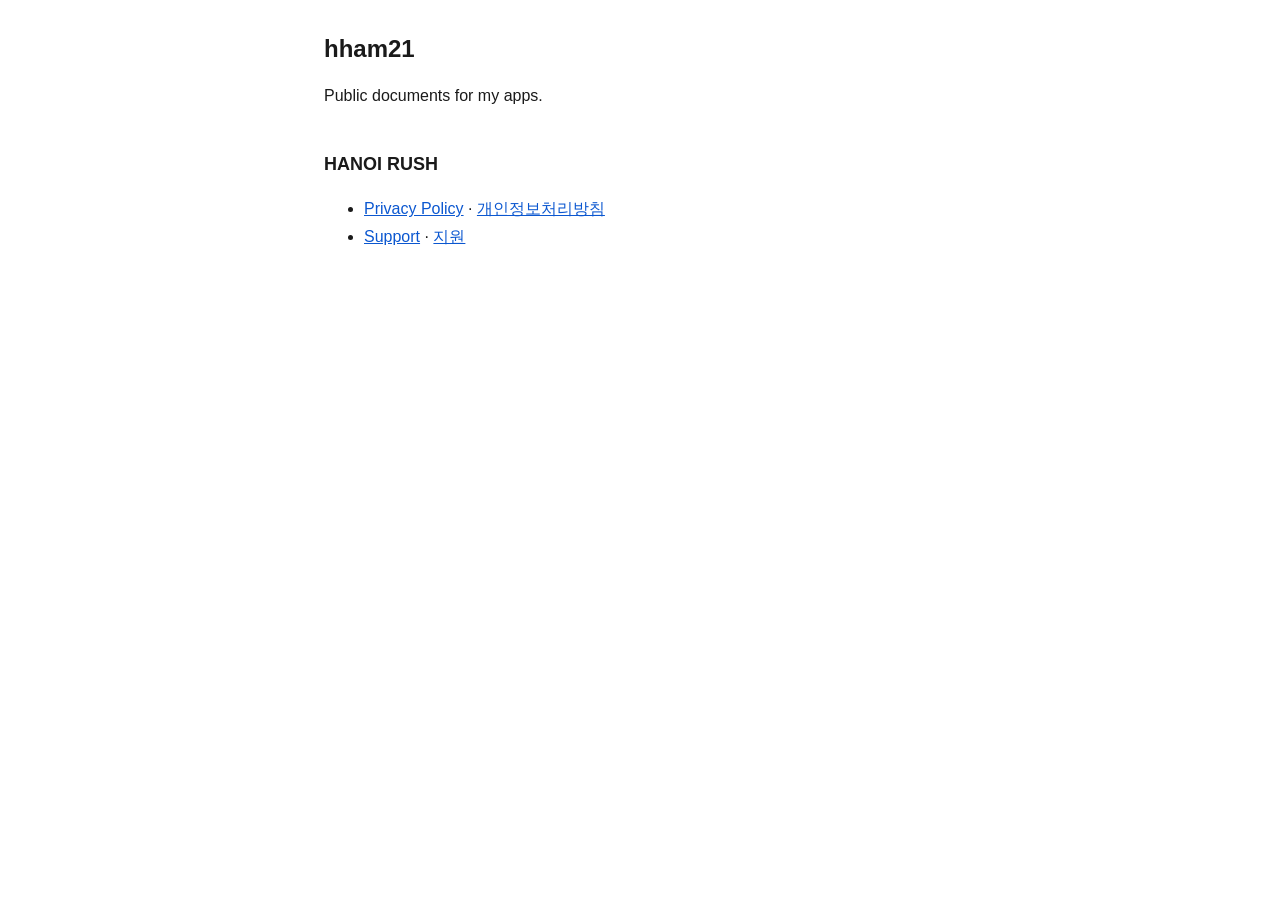
<file: index.html>
<!doctype html>
<html lang="en">
<head>
<meta charset="utf-8">
<meta name="viewport" content="width=device-width, initial-scale=1">
<title>hham21</title>
<link rel="stylesheet" href="style.css">
<link rel="icon" href="data:,">
</head>
<body>
<h1>hham21</h1>
<p>Public documents for my apps.</p>

<h2>HANOI RUSH</h2>
<ul>
<li><a href="hanoi-rush/privacy/en/">Privacy Policy</a> · <a href="hanoi-rush/privacy/">개인정보처리방침</a></li>
<li><a href="hanoi-rush/support/en/">Support</a> · <a href="hanoi-rush/support/">지원</a></li>
</ul>
</body>
</html>
</file>
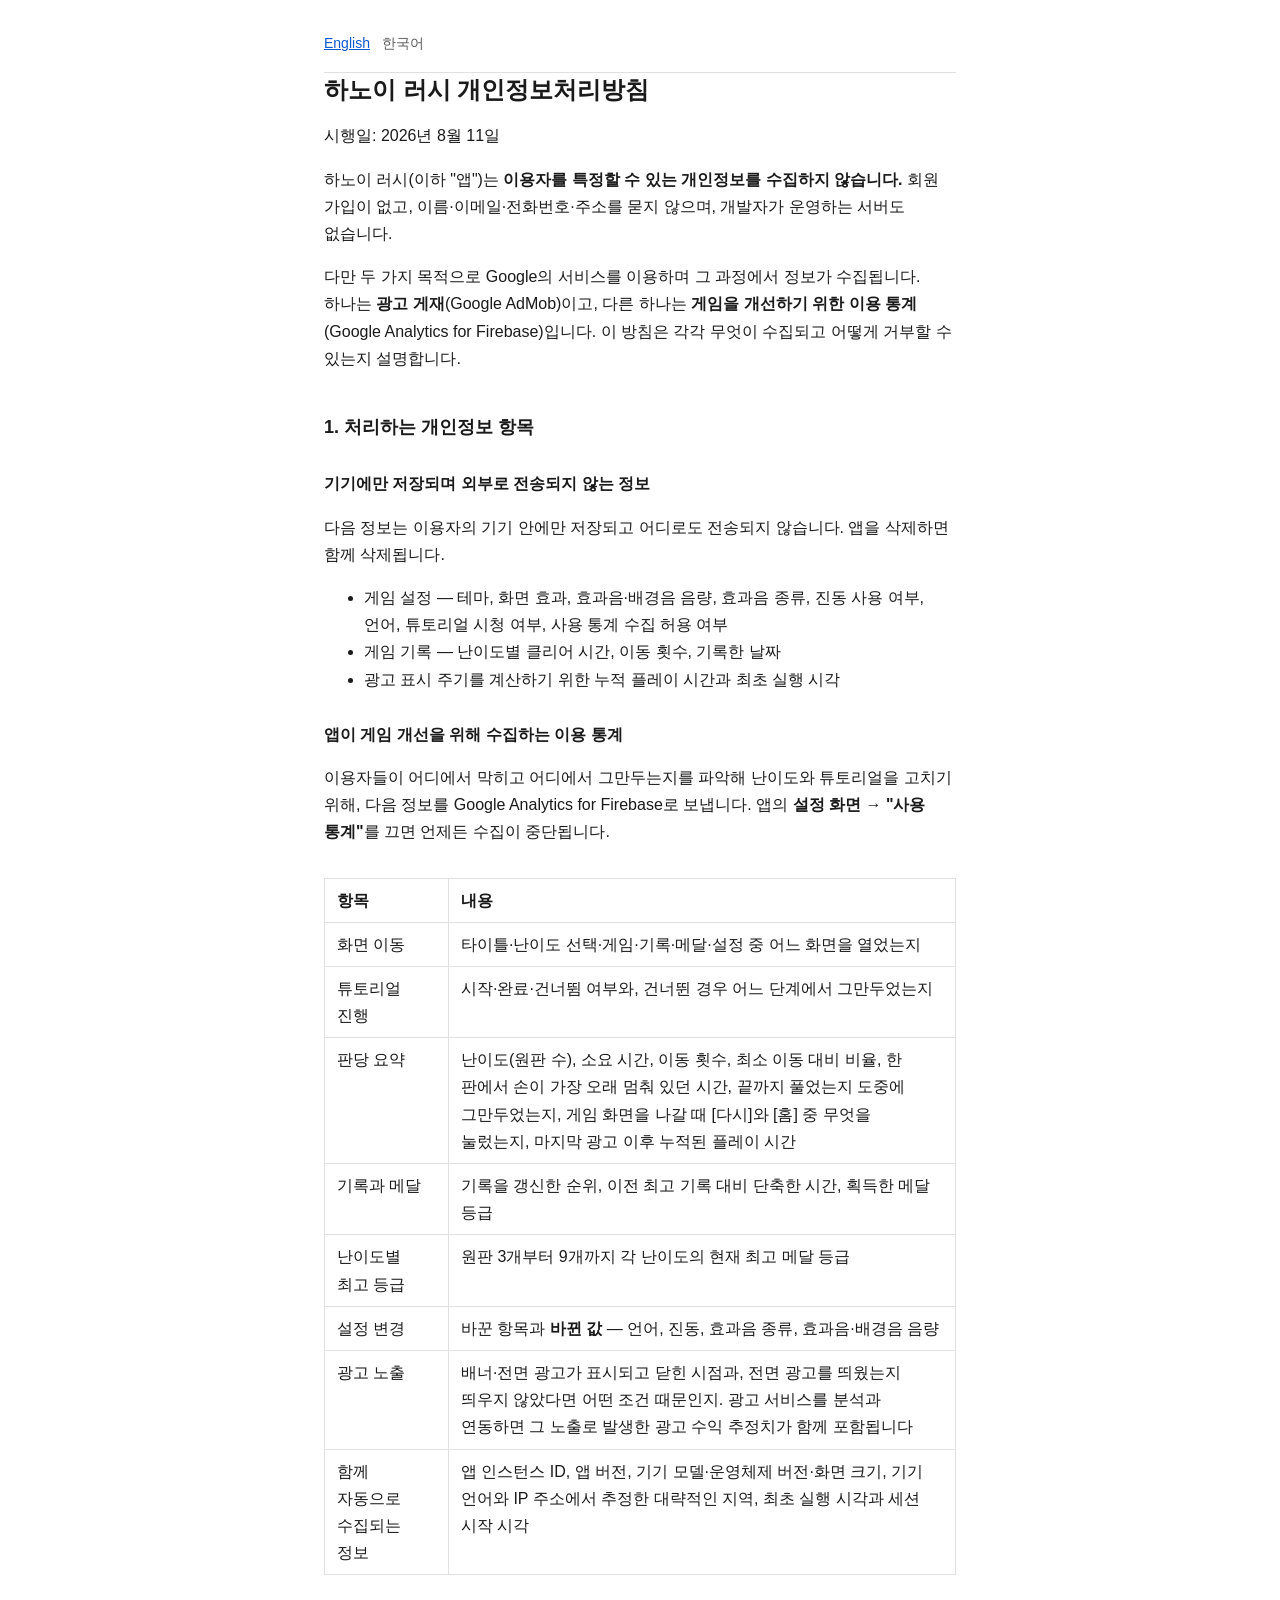
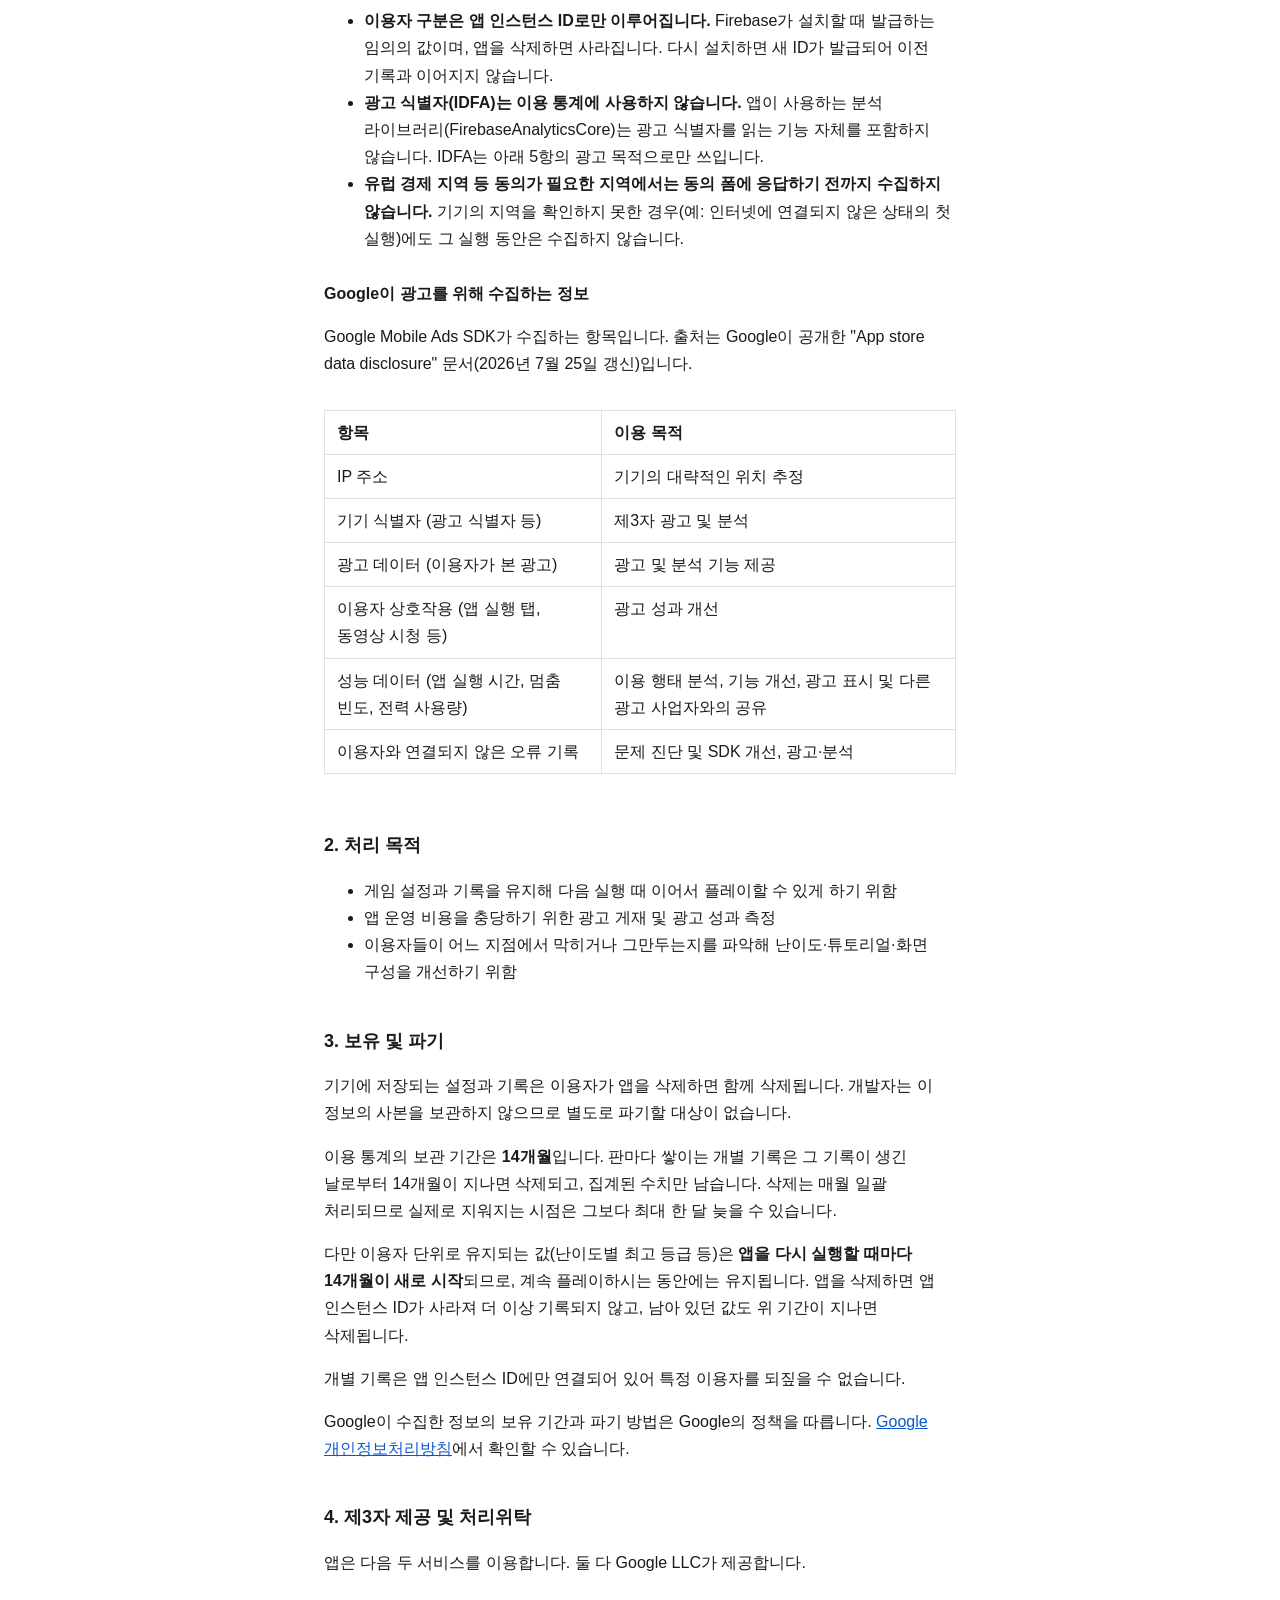
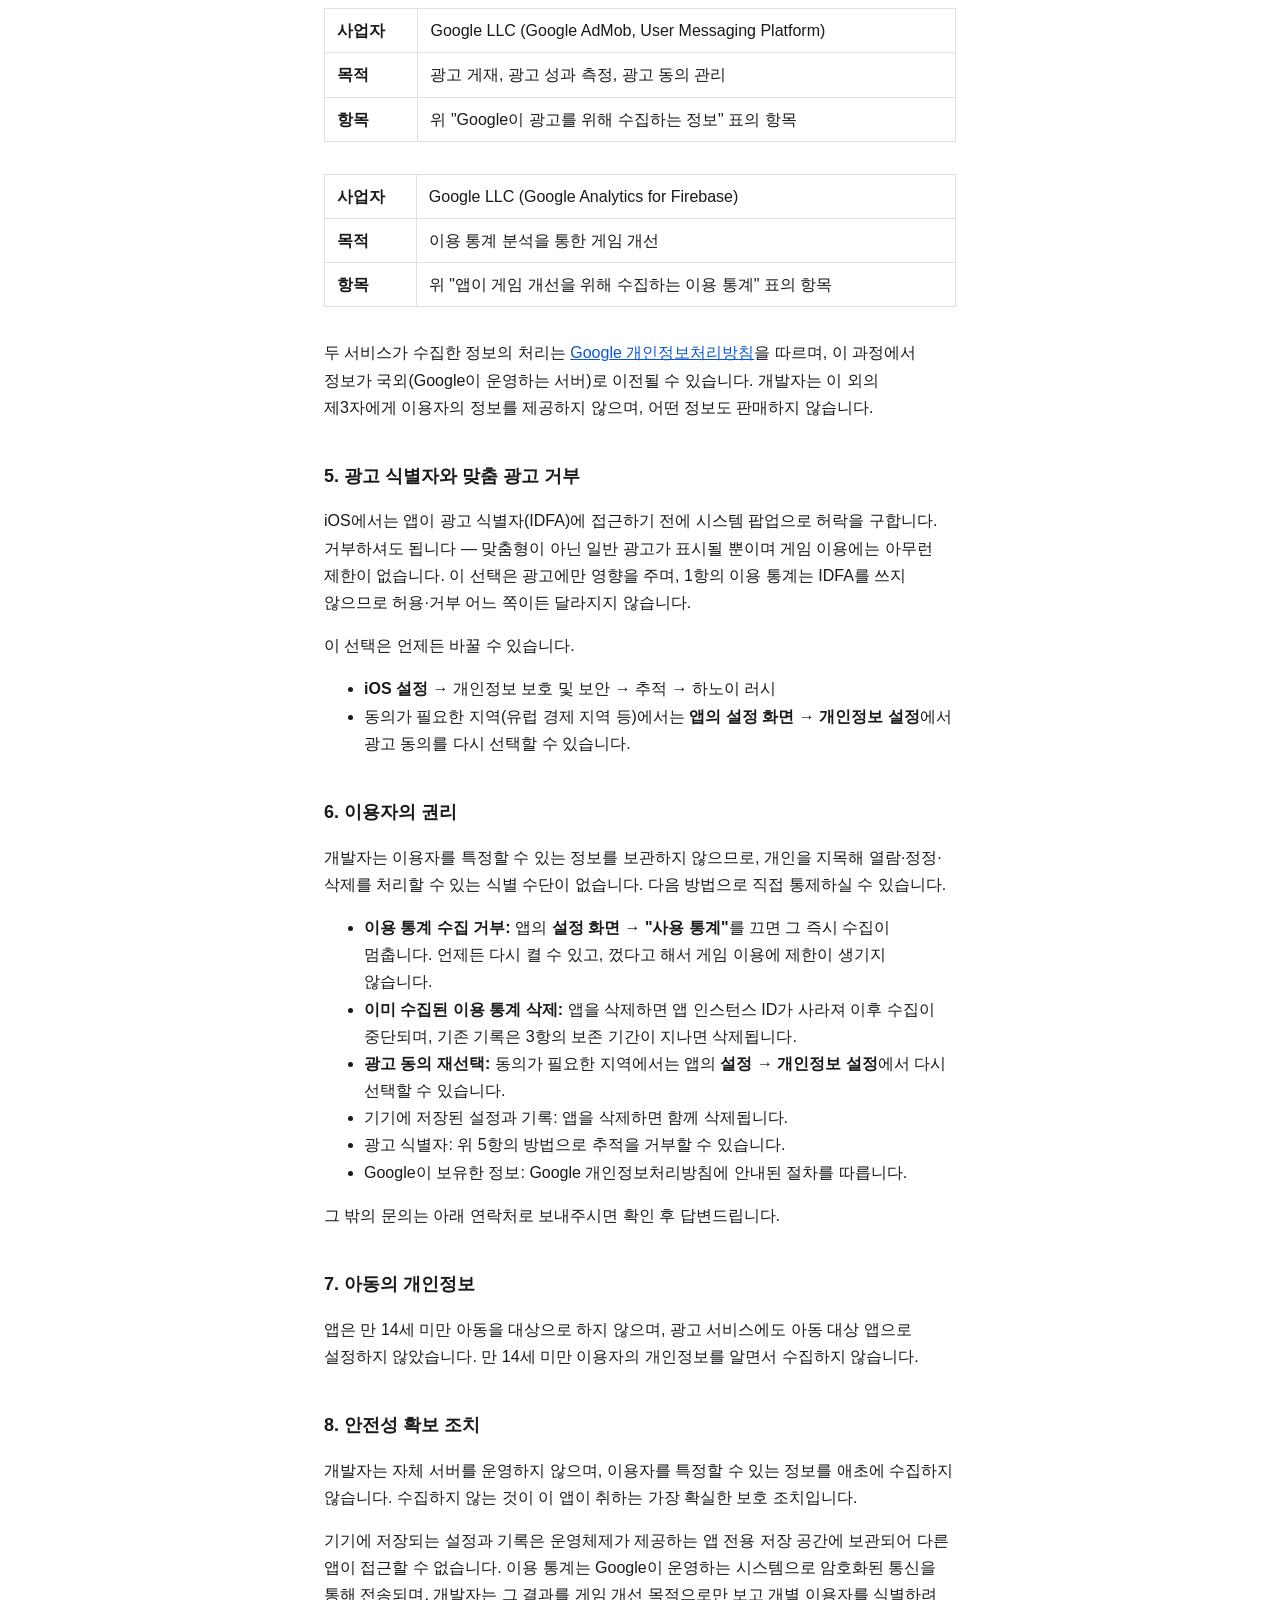
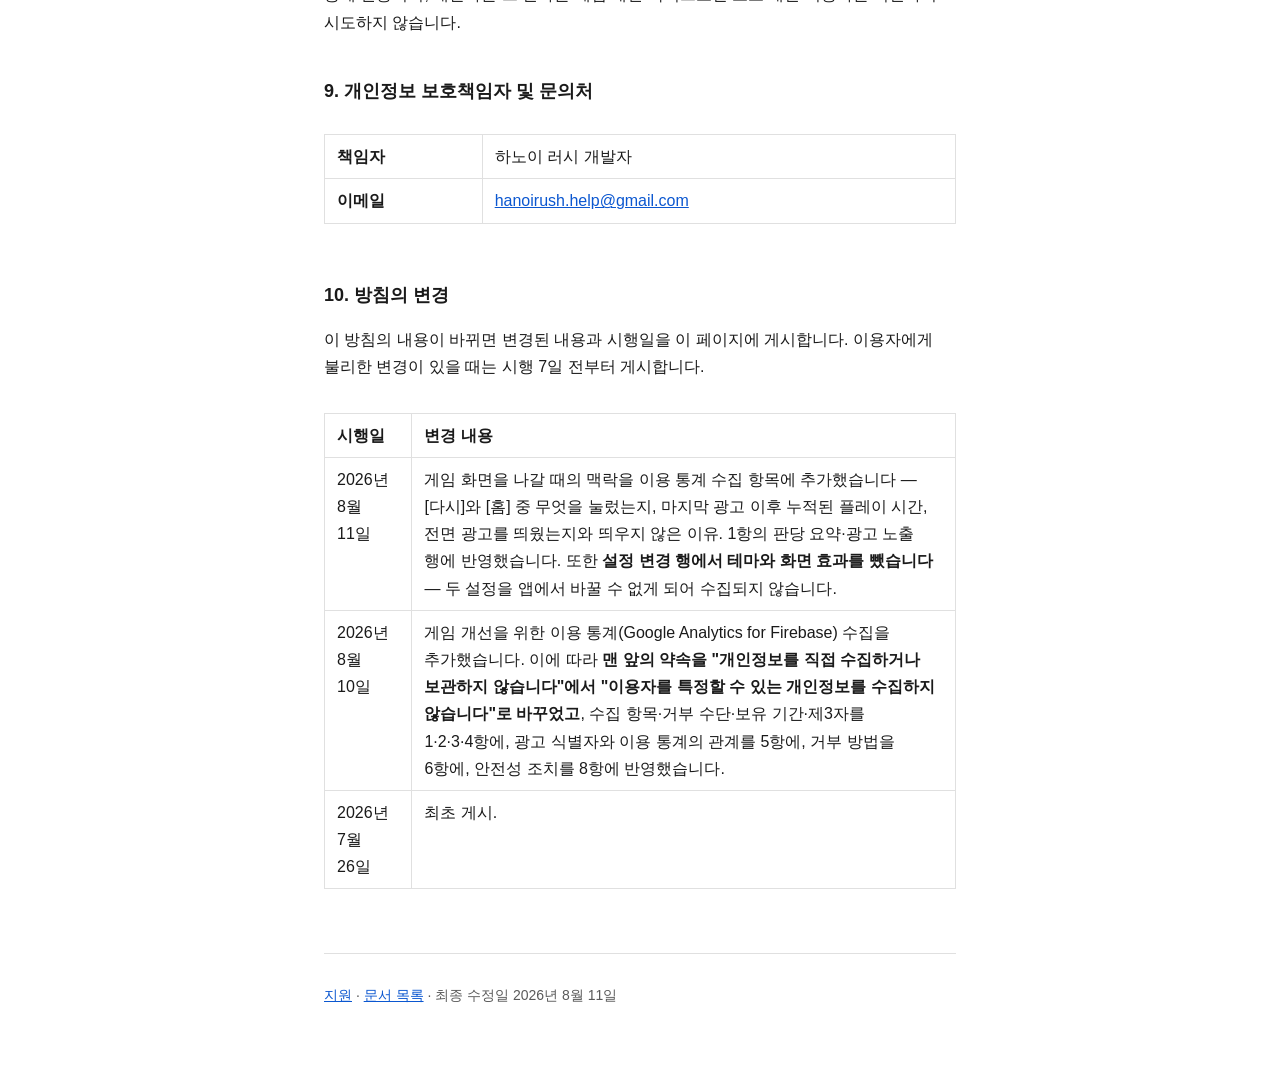
<file: hanoi-rush/privacy/index.html>
<!doctype html>
<html lang="ko">
<head>
<meta charset="utf-8">
<meta name="viewport" content="width=device-width, initial-scale=1">
<title>개인정보처리방침 — 하노이 러시</title>
<link rel="stylesheet" href="../../style.css">
<link rel="icon" href="data:,">
</head>
<body>
<nav>
<a href="en/">English</a>
<span aria-current="page">한국어</span>
</nav>

<h1>하노이 러시 개인정보처리방침</h1>
<p>시행일: 2026년 8월 11일</p>

<p>하노이 러시(이하 "앱")는 <strong>이용자를 특정할 수 있는 개인정보를 수집하지 않습니다.</strong> 회원 가입이 없고, 이름·이메일·전화번호·주소를 묻지 않으며, 개발자가 운영하는 서버도 없습니다.</p>

<p>다만 두 가지 목적으로 Google의 서비스를 이용하며 그 과정에서 정보가 수집됩니다. 하나는 <strong>광고 게재</strong>(Google AdMob)이고, 다른 하나는 <strong>게임을 개선하기 위한 이용 통계</strong>(Google Analytics for Firebase)입니다. 이 방침은 각각 무엇이 수집되고 어떻게 거부할 수 있는지 설명합니다.</p>

<h2>1. 처리하는 개인정보 항목</h2>

<h3>기기에만 저장되며 외부로 전송되지 않는 정보</h3>
<p>다음 정보는 이용자의 기기 안에만 저장되고 어디로도 전송되지 않습니다. 앱을 삭제하면 함께 삭제됩니다.</p>
<ul>
<li>게임 설정 — 테마, 화면 효과, 효과음·배경음 음량, 효과음 종류, 진동 사용 여부, 언어, 튜토리얼 시청 여부, 사용 통계 수집 허용 여부</li>
<li>게임 기록 — 난이도별 클리어 시간, 이동 횟수, 기록한 날짜</li>
<li>광고 표시 주기를 계산하기 위한 누적 플레이 시간과 최초 실행 시각</li>
</ul>

<h3>앱이 게임 개선을 위해 수집하는 이용 통계</h3>
<p>이용자들이 어디에서 막히고 어디에서 그만두는지를 파악해 난이도와 튜토리얼을 고치기 위해, 다음 정보를 Google Analytics for Firebase로 보냅니다. 앱의 <strong>설정 화면 → "사용 통계"</strong>를 끄면 언제든 수집이 중단됩니다.</p>
<div class="table-scroll">
<table>
<thead>
<tr><th>항목</th><th>내용</th></tr>
</thead>
<tbody>
<tr><td>화면 이동</td><td>타이틀·난이도 선택·게임·기록·메달·설정 중 어느 화면을 열었는지</td></tr>
<tr><td>튜토리얼 진행</td><td>시작·완료·건너뜀 여부와, 건너뛴 경우 어느 단계에서 그만두었는지</td></tr>
<tr><td>판당 요약</td><td>난이도(원판 수), 소요 시간, 이동 횟수, 최소 이동 대비 비율, 한 판에서 손이 가장 오래 멈춰 있던 시간, 끝까지 풀었는지 도중에 그만두었는지, 게임 화면을 나갈 때 [다시]와 [홈] 중 무엇을 눌렀는지, 마지막 광고 이후 누적된 플레이 시간</td></tr>
<tr><td>기록과 메달</td><td>기록을 갱신한 순위, 이전 최고 기록 대비 단축한 시간, 획득한 메달 등급</td></tr>
<tr><td>난이도별 최고 등급</td><td>원판 3개부터 9개까지 각 난이도의 현재 최고 메달 등급</td></tr>
<tr><td>설정 변경</td><td>바꾼 항목과 <strong>바뀐 값</strong> — 언어, 진동, 효과음 종류, 효과음·배경음 음량</td></tr>
<tr><td>광고 노출</td><td>배너·전면 광고가 표시되고 닫힌 시점과, 전면 광고를 띄웠는지 띄우지 않았다면 어떤 조건 때문인지. 광고 서비스를 분석과 연동하면 그 노출로 발생한 광고 수익 추정치가 함께 포함됩니다</td></tr>
<tr><td>함께 자동으로 수집되는 정보</td><td>앱 인스턴스 ID, 앱 버전, 기기 모델·운영체제 버전·화면 크기, 기기 언어와 IP 주소에서 추정한 대략적인 지역, 최초 실행 시각과 세션 시작 시각</td></tr>
</tbody>
</table>
</div>
<ul>
<li><strong>이용자 구분은 앱 인스턴스 ID로만 이루어집니다.</strong> Firebase가 설치할 때 발급하는 임의의 값이며, 앱을 삭제하면 사라집니다. 다시 설치하면 새 ID가 발급되어 이전 기록과 이어지지 않습니다.</li>
<li><strong>광고 식별자(IDFA)는 이용 통계에 사용하지 않습니다.</strong> 앱이 사용하는 분석 라이브러리(FirebaseAnalyticsCore)는 광고 식별자를 읽는 기능 자체를 포함하지 않습니다. IDFA는 아래 5항의 광고 목적으로만 쓰입니다.</li>
<li><strong>유럽 경제 지역 등 동의가 필요한 지역에서는 동의 폼에 응답하기 전까지 수집하지 않습니다.</strong> 기기의 지역을 확인하지 못한 경우(예: 인터넷에 연결되지 않은 상태의 첫 실행)에도 그 실행 동안은 수집하지 않습니다.</li>
</ul>

<h3>Google이 광고를 위해 수집하는 정보</h3>
<p>Google Mobile Ads SDK가 수집하는 항목입니다. 출처는 Google이 공개한 "App store data disclosure" 문서(2026년 7월 25일 갱신)입니다.</p>
<div class="table-scroll">
<table>
<thead>
<tr><th>항목</th><th>이용 목적</th></tr>
</thead>
<tbody>
<tr><td>IP 주소</td><td>기기의 대략적인 위치 추정</td></tr>
<tr><td>기기 식별자 (광고 식별자 등)</td><td>제3자 광고 및 분석</td></tr>
<tr><td>광고 데이터 (이용자가 본 광고)</td><td>광고 및 분석 기능 제공</td></tr>
<tr><td>이용자 상호작용 (앱 실행 탭, 동영상 시청 등)</td><td>광고 성과 개선</td></tr>
<tr><td>성능 데이터 (앱 실행 시간, 멈춤 빈도, 전력 사용량)</td><td>이용 행태 분석, 기능 개선, 광고 표시 및 다른 광고 사업자와의 공유</td></tr>
<tr><td>이용자와 연결되지 않은 오류 기록</td><td>문제 진단 및 SDK 개선, 광고·분석</td></tr>
</tbody>
</table>
</div>

<h2>2. 처리 목적</h2>
<ul>
<li>게임 설정과 기록을 유지해 다음 실행 때 이어서 플레이할 수 있게 하기 위함</li>
<li>앱 운영 비용을 충당하기 위한 광고 게재 및 광고 성과 측정</li>
<li>이용자들이 어느 지점에서 막히거나 그만두는지를 파악해 난이도·튜토리얼·화면 구성을 개선하기 위함</li>
</ul>

<h2>3. 보유 및 파기</h2>
<p>기기에 저장되는 설정과 기록은 이용자가 앱을 삭제하면 함께 삭제됩니다. 개발자는 이 정보의 사본을 보관하지 않으므로 별도로 파기할 대상이 없습니다.</p>
<p>이용 통계의 보관 기간은 <strong>14개월</strong>입니다. 판마다 쌓이는 개별 기록은 그 기록이 생긴 날로부터 14개월이 지나면 삭제되고, 집계된 수치만 남습니다. 삭제는 매월 일괄 처리되므로 실제로 지워지는 시점은 그보다 최대 한 달 늦을 수 있습니다.</p>
<p>다만 이용자 단위로 유지되는 값(난이도별 최고 등급 등)은 <strong>앱을 다시 실행할 때마다 14개월이 새로 시작</strong>되므로, 계속 플레이하시는 동안에는 유지됩니다. 앱을 삭제하면 앱 인스턴스 ID가 사라져 더 이상 기록되지 않고, 남아 있던 값도 위 기간이 지나면 삭제됩니다.</p>
<p>개별 기록은 앱 인스턴스 ID에만 연결되어 있어 특정 이용자를 되짚을 수 없습니다.</p>
<p>Google이 수집한 정보의 보유 기간과 파기 방법은 Google의 정책을 따릅니다. <a href="https://policies.google.com/privacy" target="_blank" rel="noopener">Google 개인정보처리방침</a>에서 확인할 수 있습니다.</p>

<h2>4. 제3자 제공 및 처리위탁</h2>
<p>앱은 다음 두 서비스를 이용합니다. 둘 다 Google LLC가 제공합니다.</p>
<div class="table-scroll">
<table>
<tbody>
<tr><th>사업자</th><td>Google LLC (Google AdMob, User Messaging Platform)</td></tr>
<tr><th>목적</th><td>광고 게재, 광고 성과 측정, 광고 동의 관리</td></tr>
<tr><th>항목</th><td>위 "Google이 광고를 위해 수집하는 정보" 표의 항목</td></tr>
</tbody>
</table>
</div>
<div class="table-scroll">
<table>
<tbody>
<tr><th>사업자</th><td>Google LLC (Google Analytics for Firebase)</td></tr>
<tr><th>목적</th><td>이용 통계 분석을 통한 게임 개선</td></tr>
<tr><th>항목</th><td>위 "앱이 게임 개선을 위해 수집하는 이용 통계" 표의 항목</td></tr>
</tbody>
</table>
</div>
<p>두 서비스가 수집한 정보의 처리는 <a href="https://policies.google.com/privacy" target="_blank" rel="noopener">Google 개인정보처리방침</a>을 따르며, 이 과정에서 정보가 국외(Google이 운영하는 서버)로 이전될 수 있습니다. 개발자는 이 외의 제3자에게 이용자의 정보를 제공하지 않으며, 어떤 정보도 판매하지 않습니다.</p>

<h2>5. 광고 식별자와 맞춤 광고 거부</h2>
<p>iOS에서는 앱이 광고 식별자(IDFA)에 접근하기 전에 시스템 팝업으로 허락을 구합니다. 거부하셔도 됩니다 — 맞춤형이 아닌 일반 광고가 표시될 뿐이며 게임 이용에는 아무런 제한이 없습니다. 이 선택은 광고에만 영향을 주며, 1항의 이용 통계는 IDFA를 쓰지 않으므로 허용·거부 어느 쪽이든 달라지지 않습니다.</p>
<p>이 선택은 언제든 바꿀 수 있습니다.</p>
<ul>
<li><strong>iOS 설정</strong> → 개인정보 보호 및 보안 → 추적 → 하노이 러시</li>
<li>동의가 필요한 지역(유럽 경제 지역 등)에서는 <strong>앱의 설정 화면 → 개인정보 설정</strong>에서 광고 동의를 다시 선택할 수 있습니다.</li>
</ul>

<h2>6. 이용자의 권리</h2>
<p>개발자는 이용자를 특정할 수 있는 정보를 보관하지 않으므로, 개인을 지목해 열람·정정·삭제를 처리할 수 있는 식별 수단이 없습니다. 다음 방법으로 직접 통제하실 수 있습니다.</p>
<ul>
<li><strong>이용 통계 수집 거부:</strong> 앱의 <strong>설정 화면 → "사용 통계"</strong>를 끄면 그 즉시 수집이 멈춥니다. 언제든 다시 켤 수 있고, 껐다고 해서 게임 이용에 제한이 생기지 않습니다.</li>
<li><strong>이미 수집된 이용 통계 삭제:</strong> 앱을 삭제하면 앱 인스턴스 ID가 사라져 이후 수집이 중단되며, 기존 기록은 3항의 보존 기간이 지나면 삭제됩니다.</li>
<li><strong>광고 동의 재선택:</strong> 동의가 필요한 지역에서는 앱의 <strong>설정 → 개인정보 설정</strong>에서 다시 선택할 수 있습니다.</li>
<li>기기에 저장된 설정과 기록: 앱을 삭제하면 함께 삭제됩니다.</li>
<li>광고 식별자: 위 5항의 방법으로 추적을 거부할 수 있습니다.</li>
<li>Google이 보유한 정보: Google 개인정보처리방침에 안내된 절차를 따릅니다.</li>
</ul>
<p>그 밖의 문의는 아래 연락처로 보내주시면 확인 후 답변드립니다.</p>

<h2>7. 아동의 개인정보</h2>
<p>앱은 만 14세 미만 아동을 대상으로 하지 않으며, 광고 서비스에도 아동 대상 앱으로 설정하지 않았습니다. 만 14세 미만 이용자의 개인정보를 알면서 수집하지 않습니다.</p>

<h2>8. 안전성 확보 조치</h2>
<p>개발자는 자체 서버를 운영하지 않으며, 이용자를 특정할 수 있는 정보를 애초에 수집하지 않습니다. 수집하지 않는 것이 이 앱이 취하는 가장 확실한 보호 조치입니다.</p>
<p>기기에 저장되는 설정과 기록은 운영체제가 제공하는 앱 전용 저장 공간에 보관되어 다른 앱이 접근할 수 없습니다. 이용 통계는 Google이 운영하는 시스템으로 암호화된 통신을 통해 전송되며, 개발자는 그 결과를 게임 개선 목적으로만 보고 개별 이용자를 식별하려 시도하지 않습니다.</p>

<h2>9. 개인정보 보호책임자 및 문의처</h2>
<div class="table-scroll">
<table>
<tbody>
<tr><th>책임자</th><td>하노이 러시 개발자</td></tr>
<tr><th>이메일</th><td><a href="mailto:hanoirush.help@gmail.com">hanoirush.help@gmail.com</a></td></tr>
</tbody>
</table>
</div>

<h2>10. 방침의 변경</h2>
<p>이 방침의 내용이 바뀌면 변경된 내용과 시행일을 이 페이지에 게시합니다. 이용자에게 불리한 변경이 있을 때는 시행 7일 전부터 게시합니다.</p>
<div class="table-scroll">
<table>
<thead>
<tr><th>시행일</th><th>변경 내용</th></tr>
</thead>
<tbody>
<tr><td>2026년 8월 11일</td><td>게임 화면을 나갈 때의 맥락을 이용 통계 수집 항목에 추가했습니다 — [다시]와 [홈] 중 무엇을 눌렀는지, 마지막 광고 이후 누적된 플레이 시간, 전면 광고를 띄웠는지와 띄우지 않은 이유. 1항의 판당 요약·광고 노출 행에 반영했습니다. 또한 <strong>설정 변경 행에서 테마와 화면 효과를 뺐습니다</strong> — 두 설정을 앱에서 바꿀 수 없게 되어 수집되지 않습니다.</td></tr>
<tr><td>2026년 8월 10일</td><td>게임 개선을 위한 이용 통계(Google Analytics for Firebase) 수집을 추가했습니다. 이에 따라 <strong>맨 앞의 약속을 "개인정보를 직접 수집하거나 보관하지 않습니다"에서 "이용자를 특정할 수 있는 개인정보를 수집하지 않습니다"로 바꾸었고</strong>, 수집 항목·거부 수단·보유 기간·제3자를 1·2·3·4항에, 광고 식별자와 이용 통계의 관계를 5항에, 거부 방법을 6항에, 안전성 조치를 8항에 반영했습니다.</td></tr>
<tr><td>2026년 7월 26일</td><td>최초 게시.</td></tr>
</tbody>
</table>
</div>

<footer>
<p><a href="../support/">지원</a> · <a href="../../">문서 목록</a> · 최종 수정일 2026년 8월 11일</p>
</footer>
</body>
</html>
</file>
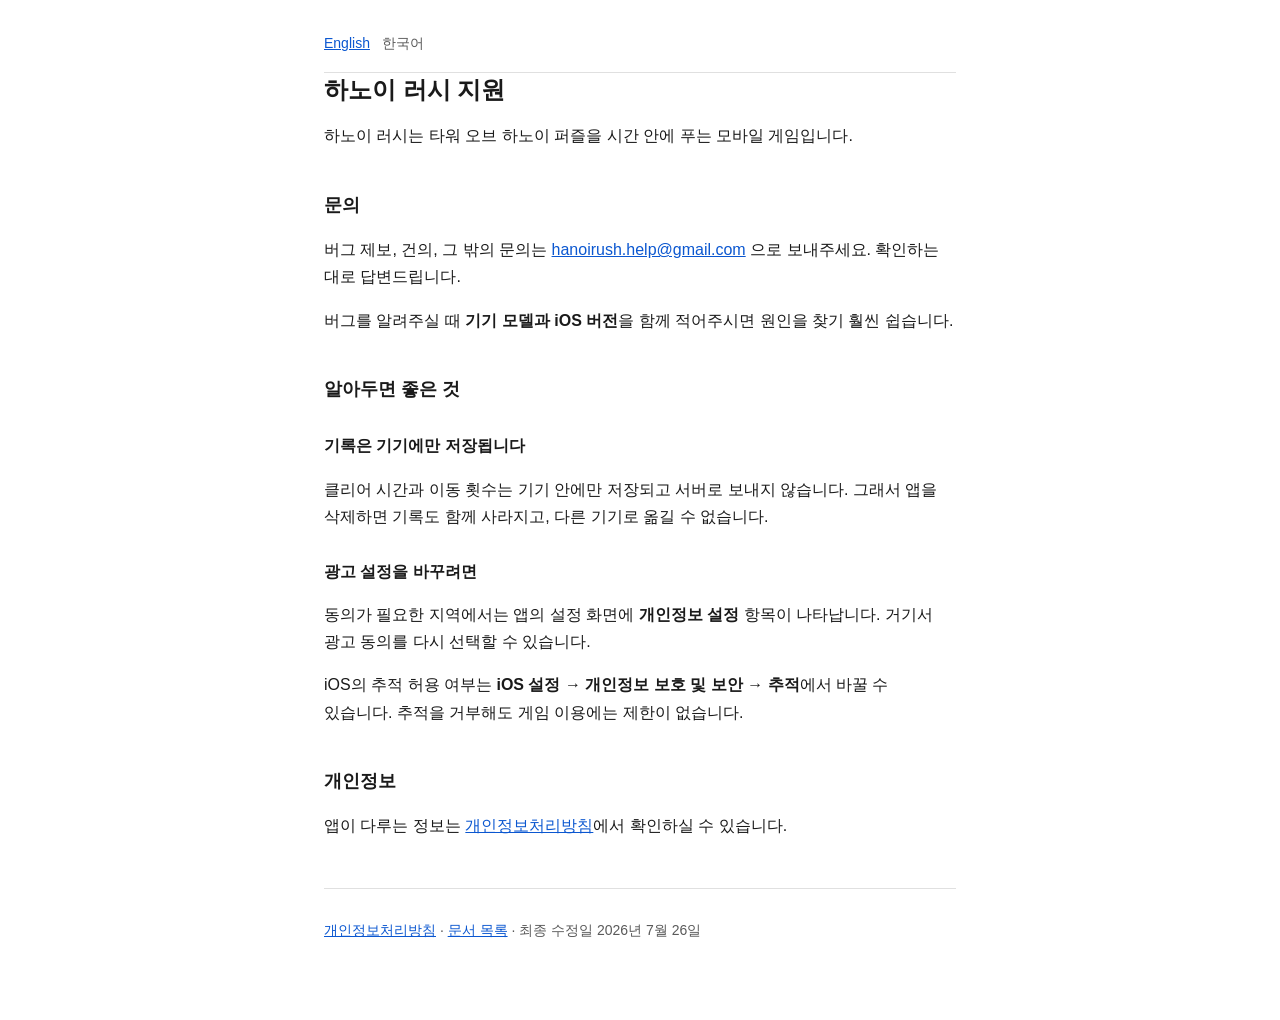
<file: hanoi-rush/support/index.html>
<!doctype html>
<html lang="ko">
<head>
<meta charset="utf-8">
<meta name="viewport" content="width=device-width, initial-scale=1">
<title>지원 — 하노이 러시</title>
<link rel="stylesheet" href="../../style.css">
<link rel="icon" href="data:,">
</head>
<body>
<nav>
<a href="en/">English</a>
<span aria-current="page">한국어</span>
</nav>

<h1>하노이 러시 지원</h1>
<p>하노이 러시는 타워 오브 하노이 퍼즐을 시간 안에 푸는 모바일 게임입니다.</p>

<h2>문의</h2>
<p>버그 제보, 건의, 그 밖의 문의는 <a href="mailto:hanoirush.help@gmail.com">hanoirush.help@gmail.com</a> 으로 보내주세요. 확인하는 대로 답변드립니다.</p>
<p>버그를 알려주실 때 <strong>기기 모델과 iOS 버전</strong>을 함께 적어주시면 원인을 찾기 훨씬 쉽습니다.</p>

<h2>알아두면 좋은 것</h2>

<h3>기록은 기기에만 저장됩니다</h3>
<p>클리어 시간과 이동 횟수는 기기 안에만 저장되고 서버로 보내지 않습니다. 그래서 앱을 삭제하면 기록도 함께 사라지고, 다른 기기로 옮길 수 없습니다.</p>

<h3>광고 설정을 바꾸려면</h3>
<p>동의가 필요한 지역에서는 앱의 설정 화면에 <strong>개인정보 설정</strong> 항목이 나타납니다. 거기서 광고 동의를 다시 선택할 수 있습니다.</p>
<p>iOS의 추적 허용 여부는 <strong>iOS 설정 → 개인정보 보호 및 보안 → 추적</strong>에서 바꿀 수 있습니다. 추적을 거부해도 게임 이용에는 제한이 없습니다.</p>

<h2>개인정보</h2>
<p>앱이 다루는 정보는 <a href="../privacy/">개인정보처리방침</a>에서 확인하실 수 있습니다.</p>

<footer>
<p><a href="../privacy/">개인정보처리방침</a> · <a href="../../">문서 목록</a> · 최종 수정일 2026년 7월 26일</p>
</footer>
</body>
</html>
</file>
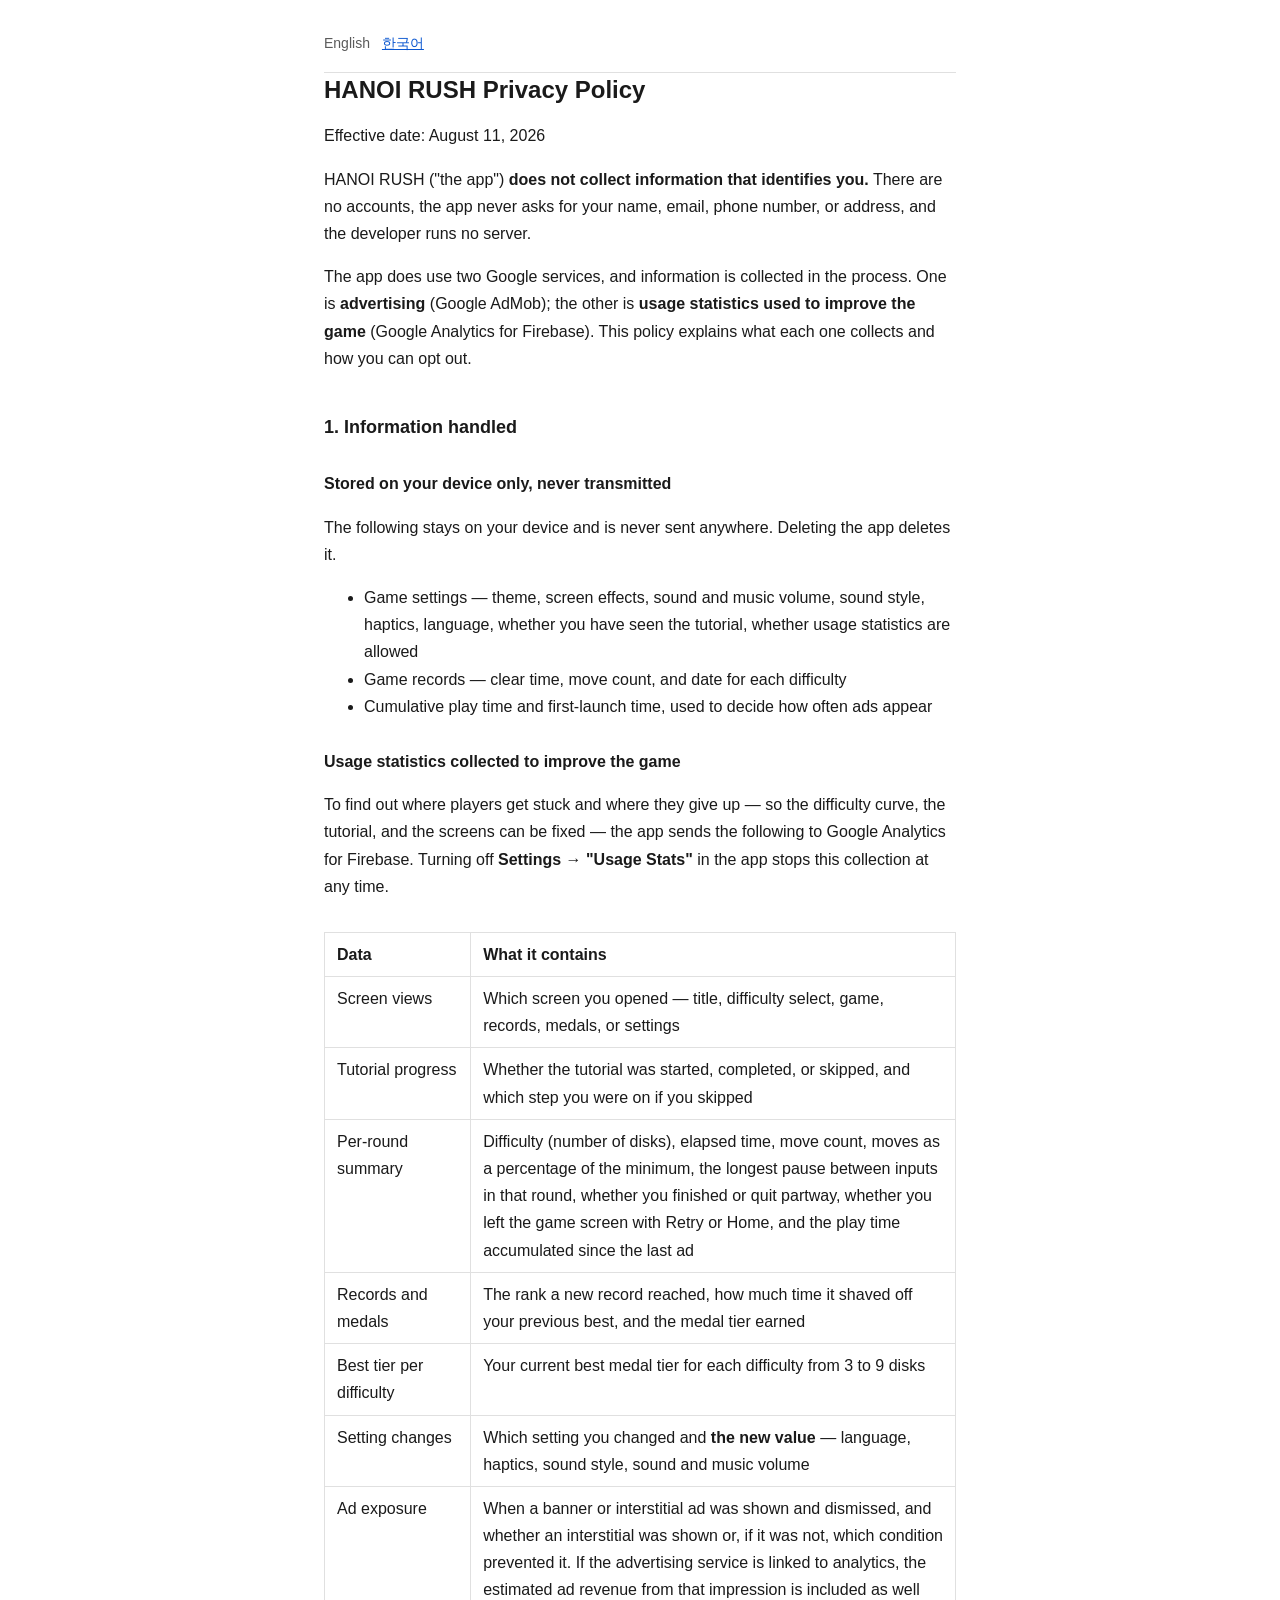
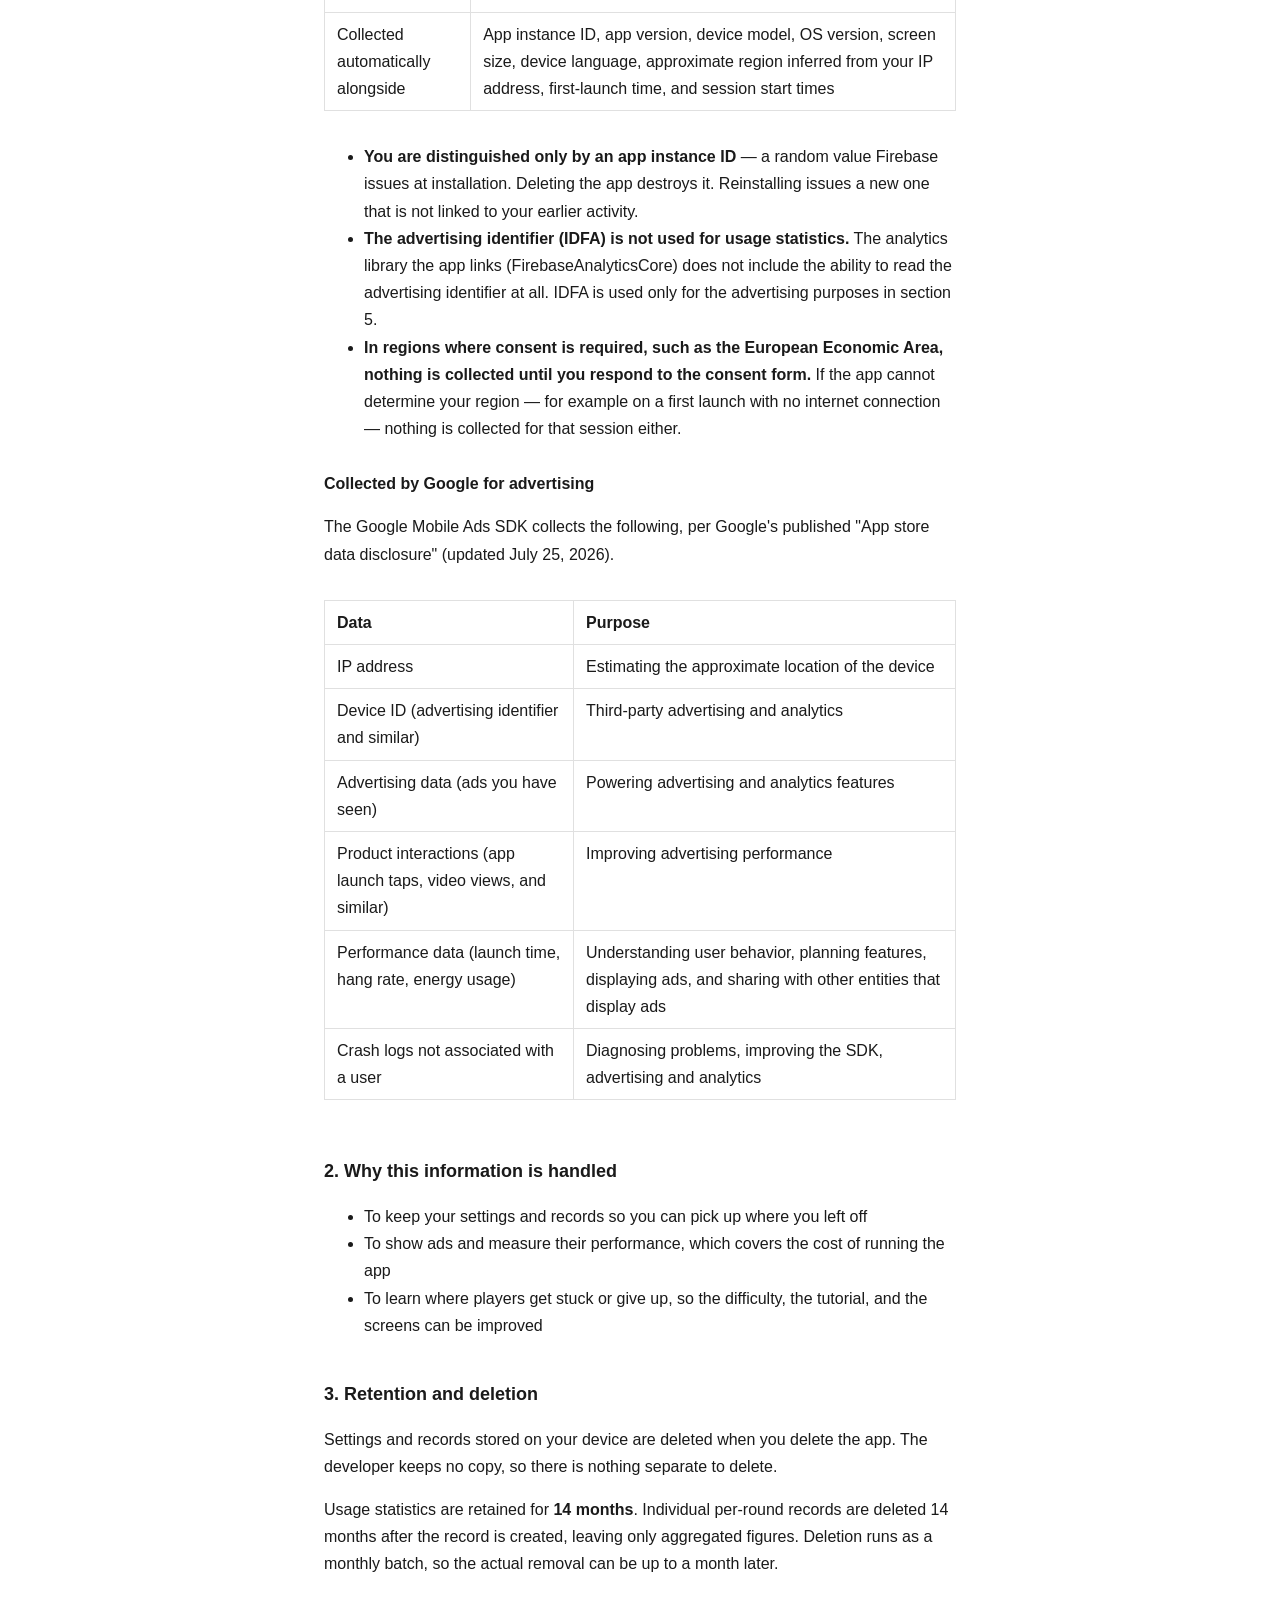
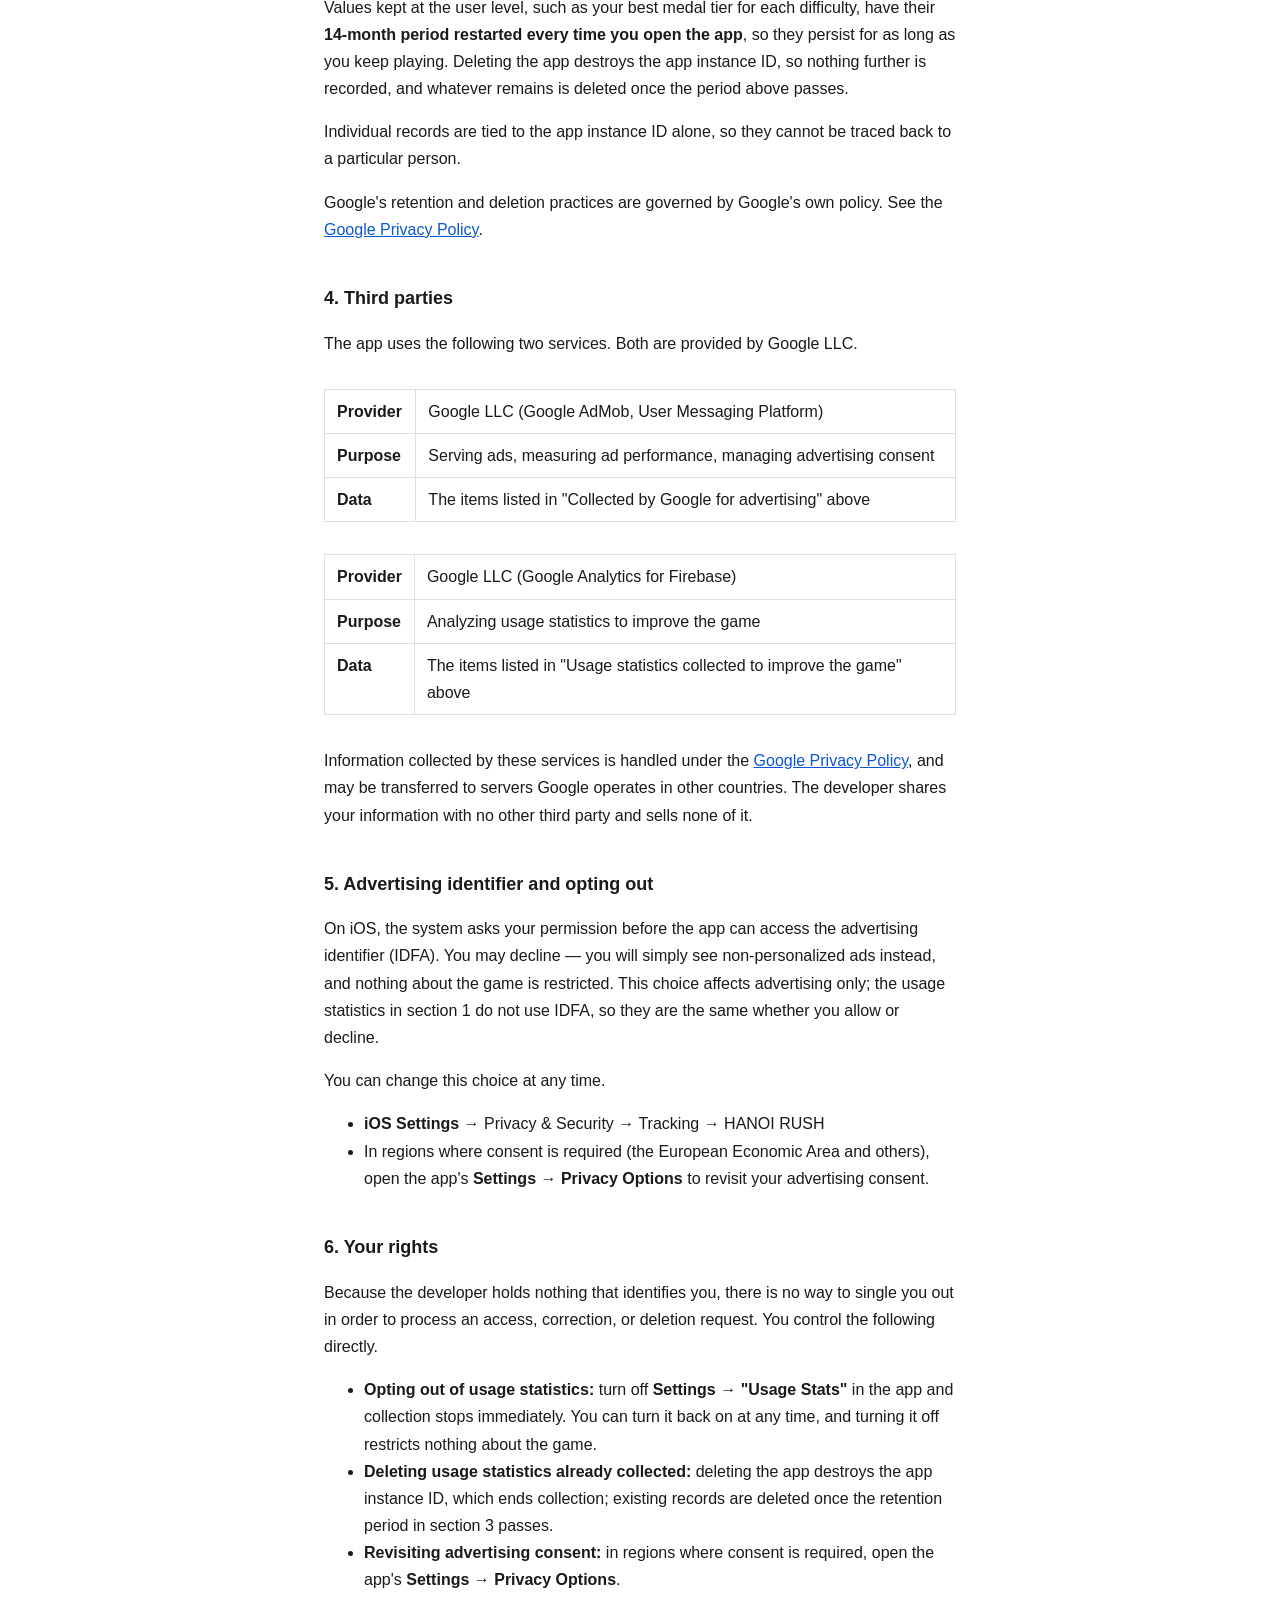
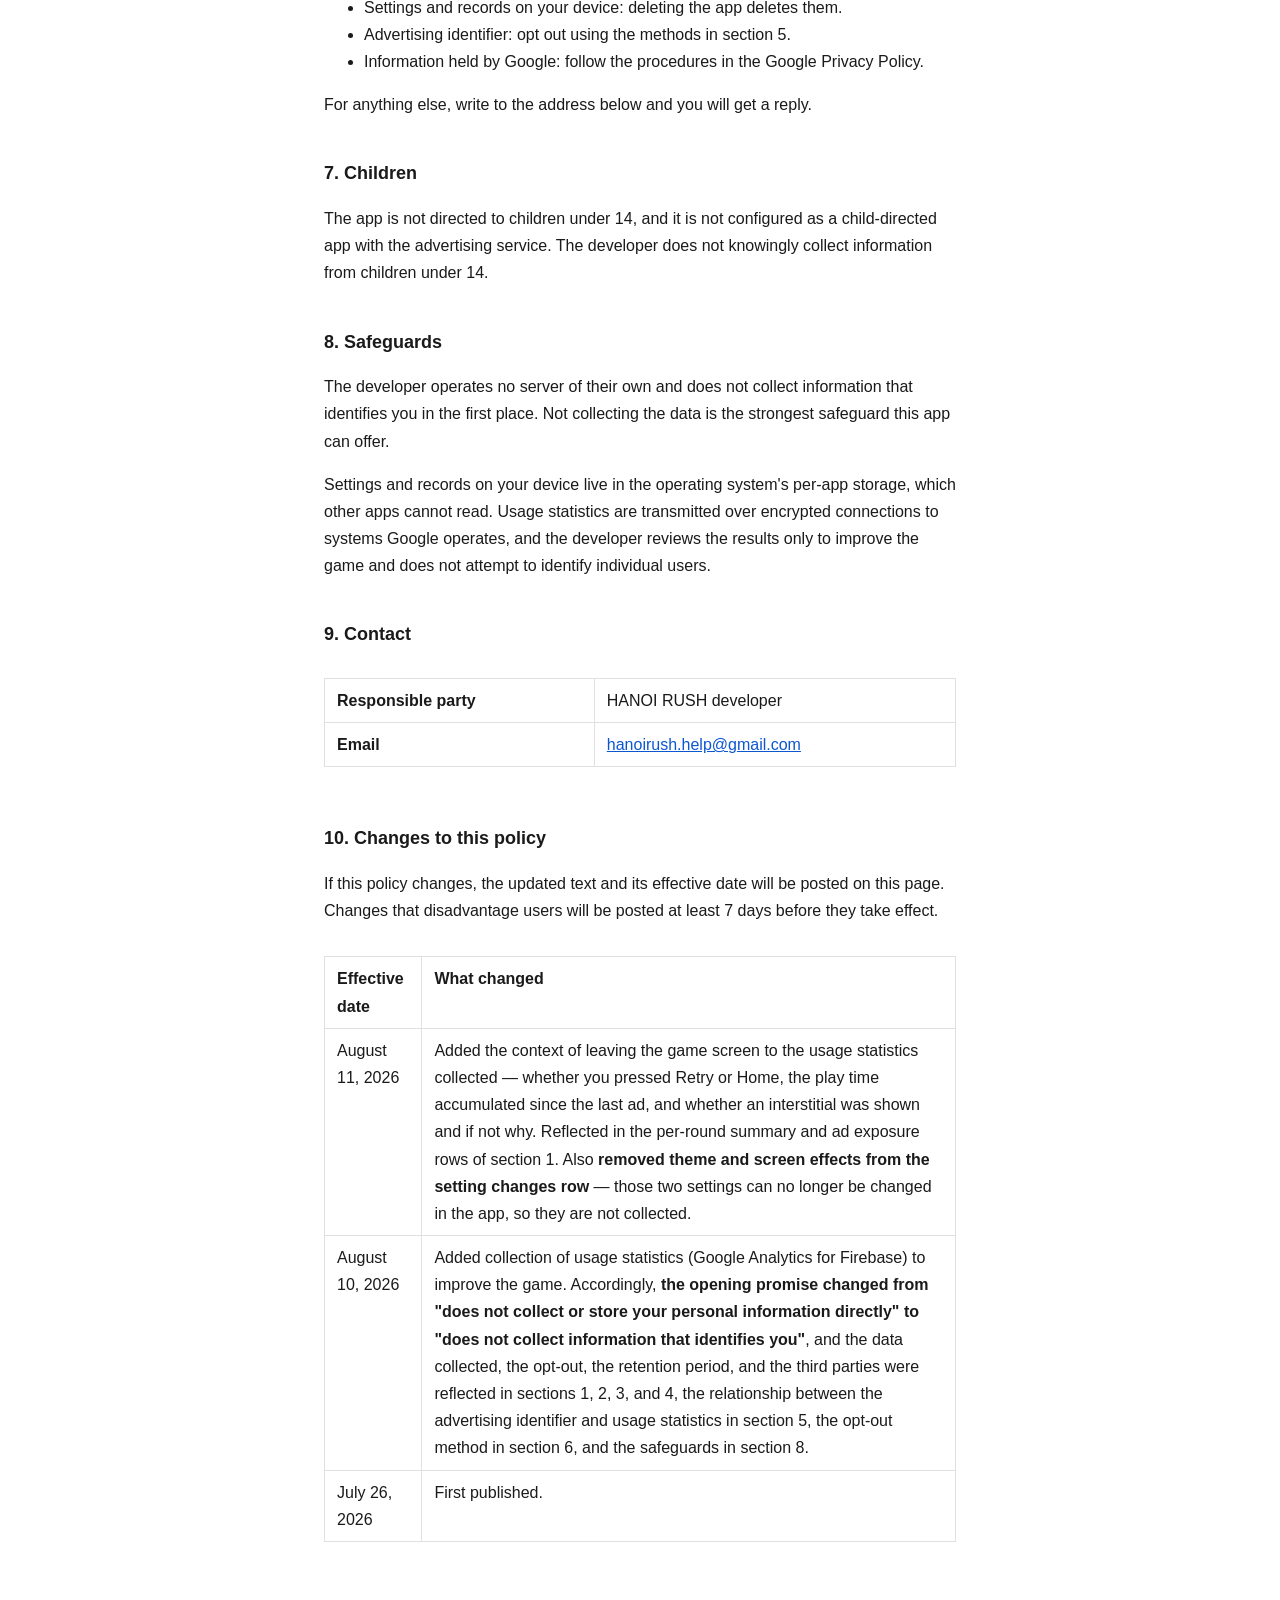
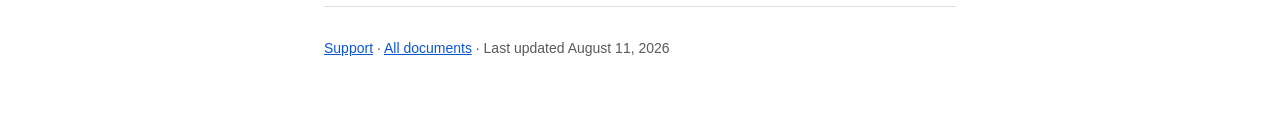
<file: hanoi-rush/privacy/en/index.html>
<!doctype html>
<html lang="en">
<head>
<meta charset="utf-8">
<meta name="viewport" content="width=device-width, initial-scale=1">
<title>Privacy Policy — HANOI RUSH</title>
<link rel="stylesheet" href="../../../style.css">
<link rel="icon" href="data:,">
</head>
<body>
<nav>
<span aria-current="page">English</span>
<a href="../">한국어</a>
</nav>

<h1>HANOI RUSH Privacy Policy</h1>
<p>Effective date: August 11, 2026</p>

<p>HANOI RUSH ("the app") <strong>does not collect information that identifies you.</strong> There are no accounts, the app never asks for your name, email, phone number, or address, and the developer runs no server.</p>

<p>The app does use two Google services, and information is collected in the process. One is <strong>advertising</strong> (Google AdMob); the other is <strong>usage statistics used to improve the game</strong> (Google Analytics for Firebase). This policy explains what each one collects and how you can opt out.</p>

<h2>1. Information handled</h2>

<h3>Stored on your device only, never transmitted</h3>
<p>The following stays on your device and is never sent anywhere. Deleting the app deletes it.</p>
<ul>
<li>Game settings — theme, screen effects, sound and music volume, sound style, haptics, language, whether you have seen the tutorial, whether usage statistics are allowed</li>
<li>Game records — clear time, move count, and date for each difficulty</li>
<li>Cumulative play time and first-launch time, used to decide how often ads appear</li>
</ul>

<h3>Usage statistics collected to improve the game</h3>
<p>To find out where players get stuck and where they give up — so the difficulty curve, the tutorial, and the screens can be fixed — the app sends the following to Google Analytics for Firebase. Turning off <strong>Settings → "Usage Stats"</strong> in the app stops this collection at any time.</p>
<div class="table-scroll">
<table>
<thead>
<tr><th>Data</th><th>What it contains</th></tr>
</thead>
<tbody>
<tr><td>Screen views</td><td>Which screen you opened — title, difficulty select, game, records, medals, or settings</td></tr>
<tr><td>Tutorial progress</td><td>Whether the tutorial was started, completed, or skipped, and which step you were on if you skipped</td></tr>
<tr><td>Per-round summary</td><td>Difficulty (number of disks), elapsed time, move count, moves as a percentage of the minimum, the longest pause between inputs in that round, whether you finished or quit partway, whether you left the game screen with Retry or Home, and the play time accumulated since the last ad</td></tr>
<tr><td>Records and medals</td><td>The rank a new record reached, how much time it shaved off your previous best, and the medal tier earned</td></tr>
<tr><td>Best tier per difficulty</td><td>Your current best medal tier for each difficulty from 3 to 9 disks</td></tr>
<tr><td>Setting changes</td><td>Which setting you changed and <strong>the new value</strong> — language, haptics, sound style, sound and music volume</td></tr>
<tr><td>Ad exposure</td><td>When a banner or interstitial ad was shown and dismissed, and whether an interstitial was shown or, if it was not, which condition prevented it. If the advertising service is linked to analytics, the estimated ad revenue from that impression is included as well</td></tr>
<tr><td>Collected automatically alongside</td><td>App instance ID, app version, device model, OS version, screen size, device language, approximate region inferred from your IP address, first-launch time, and session start times</td></tr>
</tbody>
</table>
</div>
<ul>
<li><strong>You are distinguished only by an app instance ID</strong> — a random value Firebase issues at installation. Deleting the app destroys it. Reinstalling issues a new one that is not linked to your earlier activity.</li>
<li><strong>The advertising identifier (IDFA) is not used for usage statistics.</strong> The analytics library the app links (FirebaseAnalyticsCore) does not include the ability to read the advertising identifier at all. IDFA is used only for the advertising purposes in section 5.</li>
<li><strong>In regions where consent is required, such as the European Economic Area, nothing is collected until you respond to the consent form.</strong> If the app cannot determine your region — for example on a first launch with no internet connection — nothing is collected for that session either.</li>
</ul>

<h3>Collected by Google for advertising</h3>
<p>The Google Mobile Ads SDK collects the following, per Google's published "App store data disclosure" (updated July 25, 2026).</p>
<div class="table-scroll">
<table>
<thead>
<tr><th>Data</th><th>Purpose</th></tr>
</thead>
<tbody>
<tr><td>IP address</td><td>Estimating the approximate location of the device</td></tr>
<tr><td>Device ID (advertising identifier and similar)</td><td>Third-party advertising and analytics</td></tr>
<tr><td>Advertising data (ads you have seen)</td><td>Powering advertising and analytics features</td></tr>
<tr><td>Product interactions (app launch taps, video views, and similar)</td><td>Improving advertising performance</td></tr>
<tr><td>Performance data (launch time, hang rate, energy usage)</td><td>Understanding user behavior, planning features, displaying ads, and sharing with other entities that display ads</td></tr>
<tr><td>Crash logs not associated with a user</td><td>Diagnosing problems, improving the SDK, advertising and analytics</td></tr>
</tbody>
</table>
</div>

<h2>2. Why this information is handled</h2>
<ul>
<li>To keep your settings and records so you can pick up where you left off</li>
<li>To show ads and measure their performance, which covers the cost of running the app</li>
<li>To learn where players get stuck or give up, so the difficulty, the tutorial, and the screens can be improved</li>
</ul>

<h2>3. Retention and deletion</h2>
<p>Settings and records stored on your device are deleted when you delete the app. The developer keeps no copy, so there is nothing separate to delete.</p>
<p>Usage statistics are retained for <strong>14 months</strong>. Individual per-round records are deleted 14 months after the record is created, leaving only aggregated figures. Deletion runs as a monthly batch, so the actual removal can be up to a month later.</p>
<p>Values kept at the user level, such as your best medal tier for each difficulty, have their <strong>14-month period restarted every time you open the app</strong>, so they persist for as long as you keep playing. Deleting the app destroys the app instance ID, so nothing further is recorded, and whatever remains is deleted once the period above passes.</p>
<p>Individual records are tied to the app instance ID alone, so they cannot be traced back to a particular person.</p>
<p>Google's retention and deletion practices are governed by Google's own policy. See the <a href="https://policies.google.com/privacy" target="_blank" rel="noopener">Google Privacy Policy</a>.</p>

<h2>4. Third parties</h2>
<p>The app uses the following two services. Both are provided by Google LLC.</p>
<div class="table-scroll">
<table>
<tbody>
<tr><th>Provider</th><td>Google LLC (Google AdMob, User Messaging Platform)</td></tr>
<tr><th>Purpose</th><td>Serving ads, measuring ad performance, managing advertising consent</td></tr>
<tr><th>Data</th><td>The items listed in "Collected by Google for advertising" above</td></tr>
</tbody>
</table>
</div>
<div class="table-scroll">
<table>
<tbody>
<tr><th>Provider</th><td>Google LLC (Google Analytics for Firebase)</td></tr>
<tr><th>Purpose</th><td>Analyzing usage statistics to improve the game</td></tr>
<tr><th>Data</th><td>The items listed in "Usage statistics collected to improve the game" above</td></tr>
</tbody>
</table>
</div>
<p>Information collected by these services is handled under the <a href="https://policies.google.com/privacy" target="_blank" rel="noopener">Google Privacy Policy</a>, and may be transferred to servers Google operates in other countries. The developer shares your information with no other third party and sells none of it.</p>

<h2>5. Advertising identifier and opting out</h2>
<p>On iOS, the system asks your permission before the app can access the advertising identifier (IDFA). You may decline — you will simply see non-personalized ads instead, and nothing about the game is restricted. This choice affects advertising only; the usage statistics in section 1 do not use IDFA, so they are the same whether you allow or decline.</p>
<p>You can change this choice at any time.</p>
<ul>
<li><strong>iOS Settings</strong> → Privacy &amp; Security → Tracking → HANOI RUSH</li>
<li>In regions where consent is required (the European Economic Area and others), open the app's <strong>Settings → Privacy Options</strong> to revisit your advertising consent.</li>
</ul>

<h2>6. Your rights</h2>
<p>Because the developer holds nothing that identifies you, there is no way to single you out in order to process an access, correction, or deletion request. You control the following directly.</p>
<ul>
<li><strong>Opting out of usage statistics:</strong> turn off <strong>Settings → "Usage Stats"</strong> in the app and collection stops immediately. You can turn it back on at any time, and turning it off restricts nothing about the game.</li>
<li><strong>Deleting usage statistics already collected:</strong> deleting the app destroys the app instance ID, which ends collection; existing records are deleted once the retention period in section 3 passes.</li>
<li><strong>Revisiting advertising consent:</strong> in regions where consent is required, open the app's <strong>Settings → Privacy Options</strong>.</li>
<li>Settings and records on your device: deleting the app deletes them.</li>
<li>Advertising identifier: opt out using the methods in section 5.</li>
<li>Information held by Google: follow the procedures in the Google Privacy Policy.</li>
</ul>
<p>For anything else, write to the address below and you will get a reply.</p>

<h2>7. Children</h2>
<p>The app is not directed to children under 14, and it is not configured as a child-directed app with the advertising service. The developer does not knowingly collect information from children under 14.</p>

<h2>8. Safeguards</h2>
<p>The developer operates no server of their own and does not collect information that identifies you in the first place. Not collecting the data is the strongest safeguard this app can offer.</p>
<p>Settings and records on your device live in the operating system's per-app storage, which other apps cannot read. Usage statistics are transmitted over encrypted connections to systems Google operates, and the developer reviews the results only to improve the game and does not attempt to identify individual users.</p>

<h2>9. Contact</h2>
<div class="table-scroll">
<table>
<tbody>
<tr><th>Responsible party</th><td>HANOI RUSH developer</td></tr>
<tr><th>Email</th><td><a href="mailto:hanoirush.help@gmail.com">hanoirush.help@gmail.com</a></td></tr>
</tbody>
</table>
</div>

<h2>10. Changes to this policy</h2>
<p>If this policy changes, the updated text and its effective date will be posted on this page. Changes that disadvantage users will be posted at least 7 days before they take effect.</p>
<div class="table-scroll">
<table>
<thead>
<tr><th>Effective date</th><th>What changed</th></tr>
</thead>
<tbody>
<tr><td>August 11, 2026</td><td>Added the context of leaving the game screen to the usage statistics collected — whether you pressed Retry or Home, the play time accumulated since the last ad, and whether an interstitial was shown and if not why. Reflected in the per-round summary and ad exposure rows of section 1. Also <strong>removed theme and screen effects from the setting changes row</strong> — those two settings can no longer be changed in the app, so they are not collected.</td></tr>
<tr><td>August 10, 2026</td><td>Added collection of usage statistics (Google Analytics for Firebase) to improve the game. Accordingly, <strong>the opening promise changed from "does not collect or store your personal information directly" to "does not collect information that identifies you"</strong>, and the data collected, the opt-out, the retention period, and the third parties were reflected in sections 1, 2, 3, and 4, the relationship between the advertising identifier and usage statistics in section 5, the opt-out method in section 6, and the safeguards in section 8.</td></tr>
<tr><td>July 26, 2026</td><td>First published.</td></tr>
</tbody>
</table>
</div>

<footer>
<p><a href="../../support/en/">Support</a> · <a href="../../../">All documents</a> · Last updated August 11, 2026</p>
</footer>
</body>
</html>
</file>
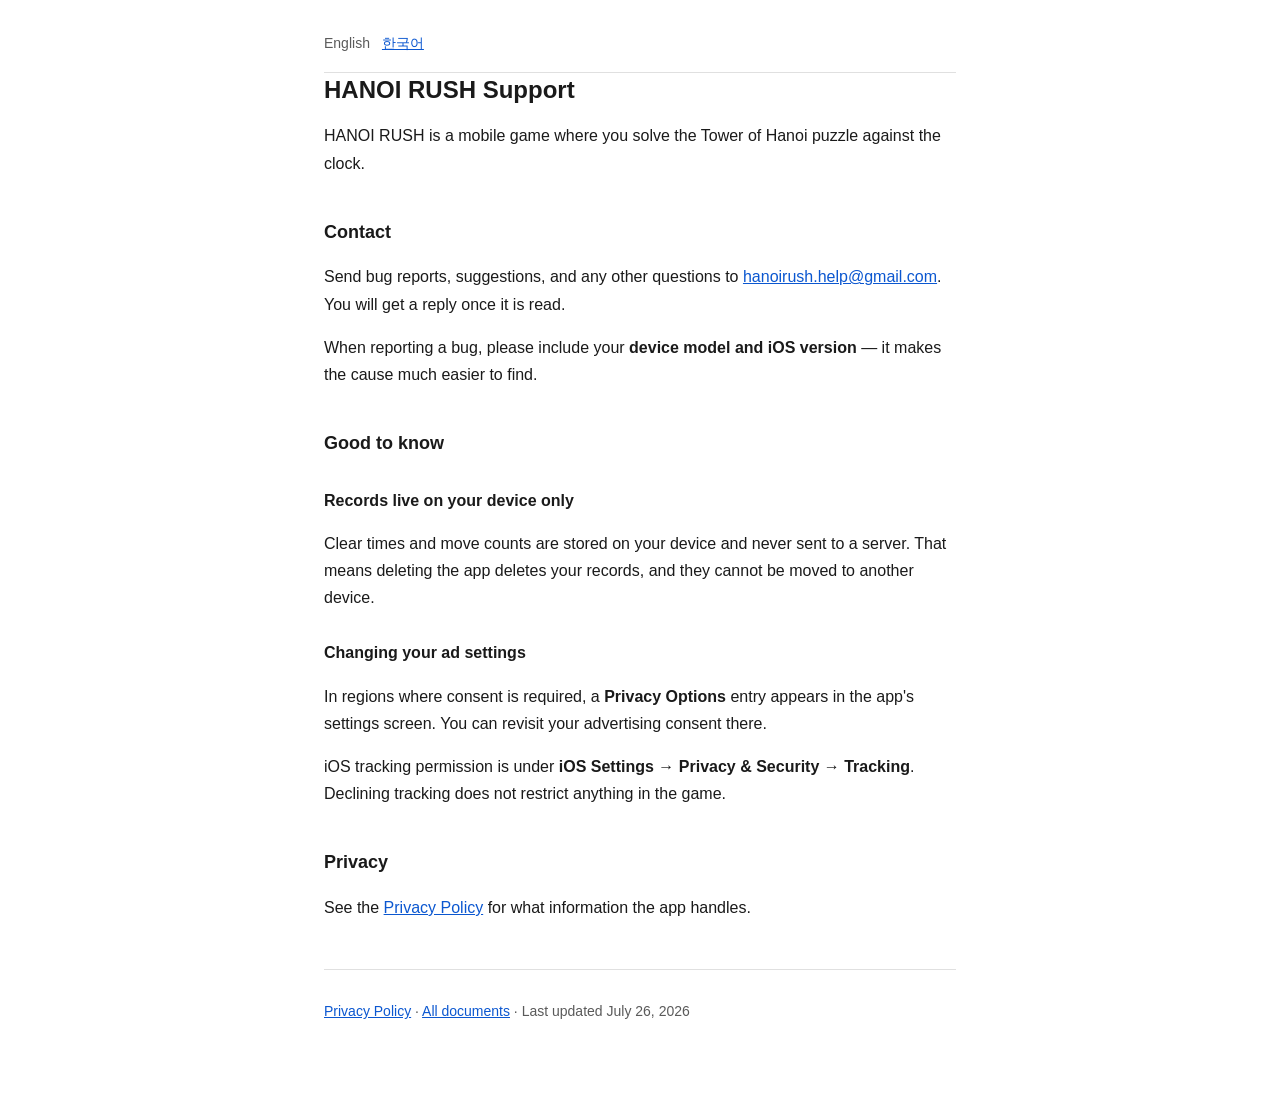
<file: hanoi-rush/support/en/index.html>
<!doctype html>
<html lang="en">
<head>
<meta charset="utf-8">
<meta name="viewport" content="width=device-width, initial-scale=1">
<title>Support — HANOI RUSH</title>
<link rel="stylesheet" href="../../../style.css">
<link rel="icon" href="data:,">
</head>
<body>
<nav>
<span aria-current="page">English</span>
<a href="../">한국어</a>
</nav>

<h1>HANOI RUSH Support</h1>
<p>HANOI RUSH is a mobile game where you solve the Tower of Hanoi puzzle against the clock.</p>

<h2>Contact</h2>
<p>Send bug reports, suggestions, and any other questions to <a href="mailto:hanoirush.help@gmail.com">hanoirush.help@gmail.com</a>. You will get a reply once it is read.</p>
<p>When reporting a bug, please include your <strong>device model and iOS version</strong> — it makes the cause much easier to find.</p>

<h2>Good to know</h2>

<h3>Records live on your device only</h3>
<p>Clear times and move counts are stored on your device and never sent to a server. That means deleting the app deletes your records, and they cannot be moved to another device.</p>

<h3>Changing your ad settings</h3>
<p>In regions where consent is required, a <strong>Privacy Options</strong> entry appears in the app's settings screen. You can revisit your advertising consent there.</p>
<p>iOS tracking permission is under <strong>iOS Settings → Privacy &amp; Security → Tracking</strong>. Declining tracking does not restrict anything in the game.</p>

<h2>Privacy</h2>
<p>See the <a href="../../privacy/en/">Privacy Policy</a> for what information the app handles.</p>

<footer>
<p><a href="../../privacy/en/">Privacy Policy</a> · <a href="../../../">All documents</a> · Last updated July 26, 2026</p>
</footer>
</body>
</html>
</file>
<file: style.css>
/* 하노이 러시 공개 문서 공용 스타일.
   빌드 단계가 없으므로 이 파일 하나가 전 페이지의 유일한 스타일 출처다. */

:root {
  color-scheme: light dark;
  --bg: #ffffff;
  --fg: #1a1a1a;
  --muted: #5a5a5a;
  --rule: #e0e0e0;
  --link: #0b57d0;
}

/* 어두운 화면으로 여는 사람에게 흰 배경은 눈부시다. 심사자도 마찬가지다. */
@media (prefers-color-scheme: dark) {
  :root {
    --bg: #1a1a1a;
    --fg: #e8e8e8;
    --muted: #a0a0a0;
    --rule: #3a3a3a;
    --link: #7cacf8;
  }
}

* {
  box-sizing: border-box;
}

body {
  margin: 0 auto;
  padding: 2rem 1.25rem 4rem;
  max-width: 42rem; /* 한 줄이 너무 길면 눈이 다음 줄 첫머리를 놓친다 */
  background: var(--bg);
  color: var(--fg);
  font-family: -apple-system, BlinkMacSystemFont, "Segoe UI", "Noto Sans KR", sans-serif;
  line-height: 1.7;
  word-break: keep-all; /* 한국어는 어절 단위로 끊어야 읽힌다 */
}

h1 {
  margin: 0 0 0.25rem;
  font-size: 1.5rem;
  line-height: 1.4;
}

h2 {
  margin: 2.5rem 0 0.75rem;
  font-size: 1.125rem;
}

h3 {
  margin: 1.75rem 0 0.5rem;
  font-size: 1rem;
}

a {
  color: var(--link);
}

nav {
  display: flex;
  gap: 0.75rem;
  padding-bottom: 1rem;
  border-bottom: 1px solid var(--rule);
  font-size: 0.875rem;
}

nav [aria-current] {
  color: var(--muted);
}

footer {
  margin-top: 3rem;
  padding-top: 1rem;
  border-top: 1px solid var(--rule);
  color: var(--muted);
  font-size: 0.875rem;
}

table {
  width: 100%;
  margin: 1rem 0;
  border-collapse: collapse;
}

th,
td {
  padding: 0.5rem 0.75rem;
  border: 1px solid var(--rule);
  text-align: left;
  vertical-align: top;
}

/* 좁은 화면에서 표가 넘칠 때 본문 전체가 아니라 표만 가로로 스크롤시킨다.
   표에 따라 감싸고 말고를 판단하지 말고 **모든 <table>을 이 래퍼로 감싼다** — 어느 표가
   넘칠지는 문구를 고칠 때마다 달라진다. 실제로 문의처 표는 이메일 주소가 줄바꿈이 안 되는
   토큰이라 320px에서 이미 본문 폭을 넘었다.
   table 자체에 overflow-x를 걸지 않는 이유는 그러려면 display:block이 필요한데, 그러면
   스크린리더가 읽는 표 의미론이 깨지기 때문이다. */
.table-scroll {
  overflow-x: auto;
}
</file>
